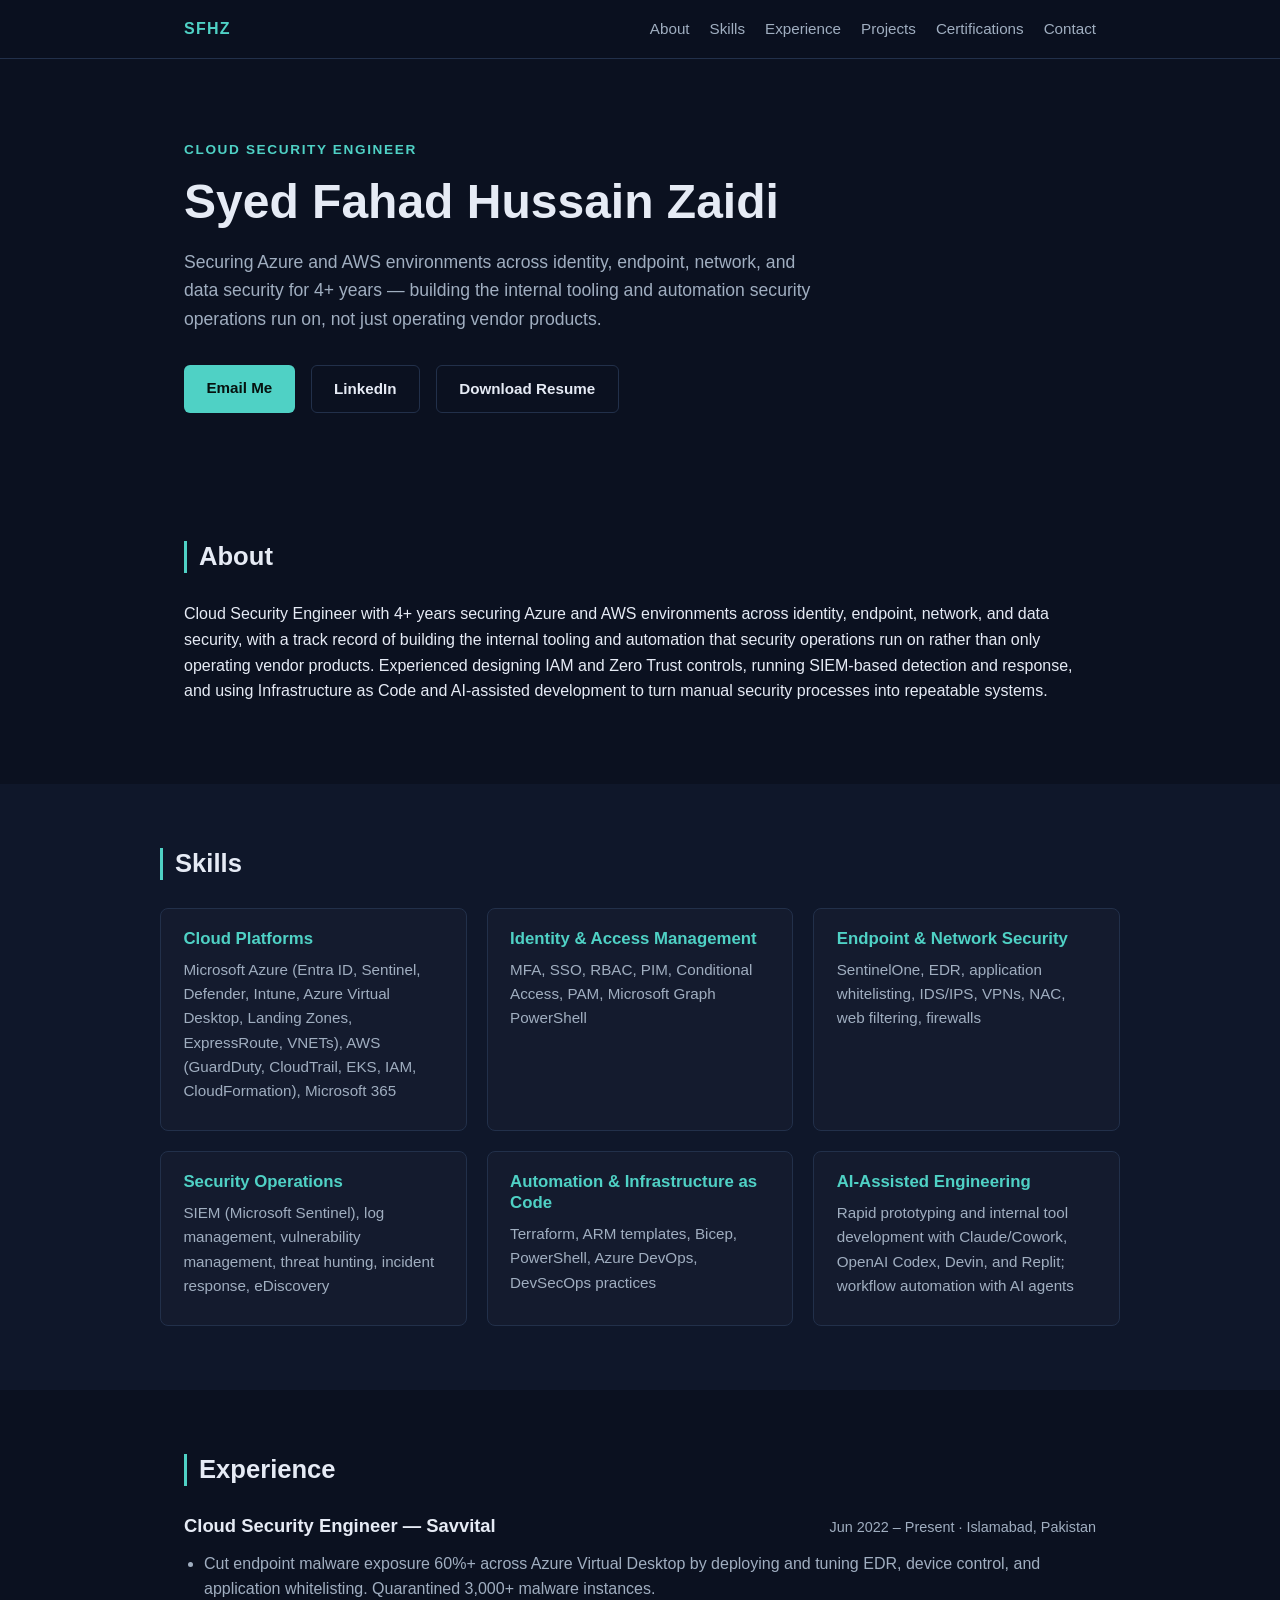
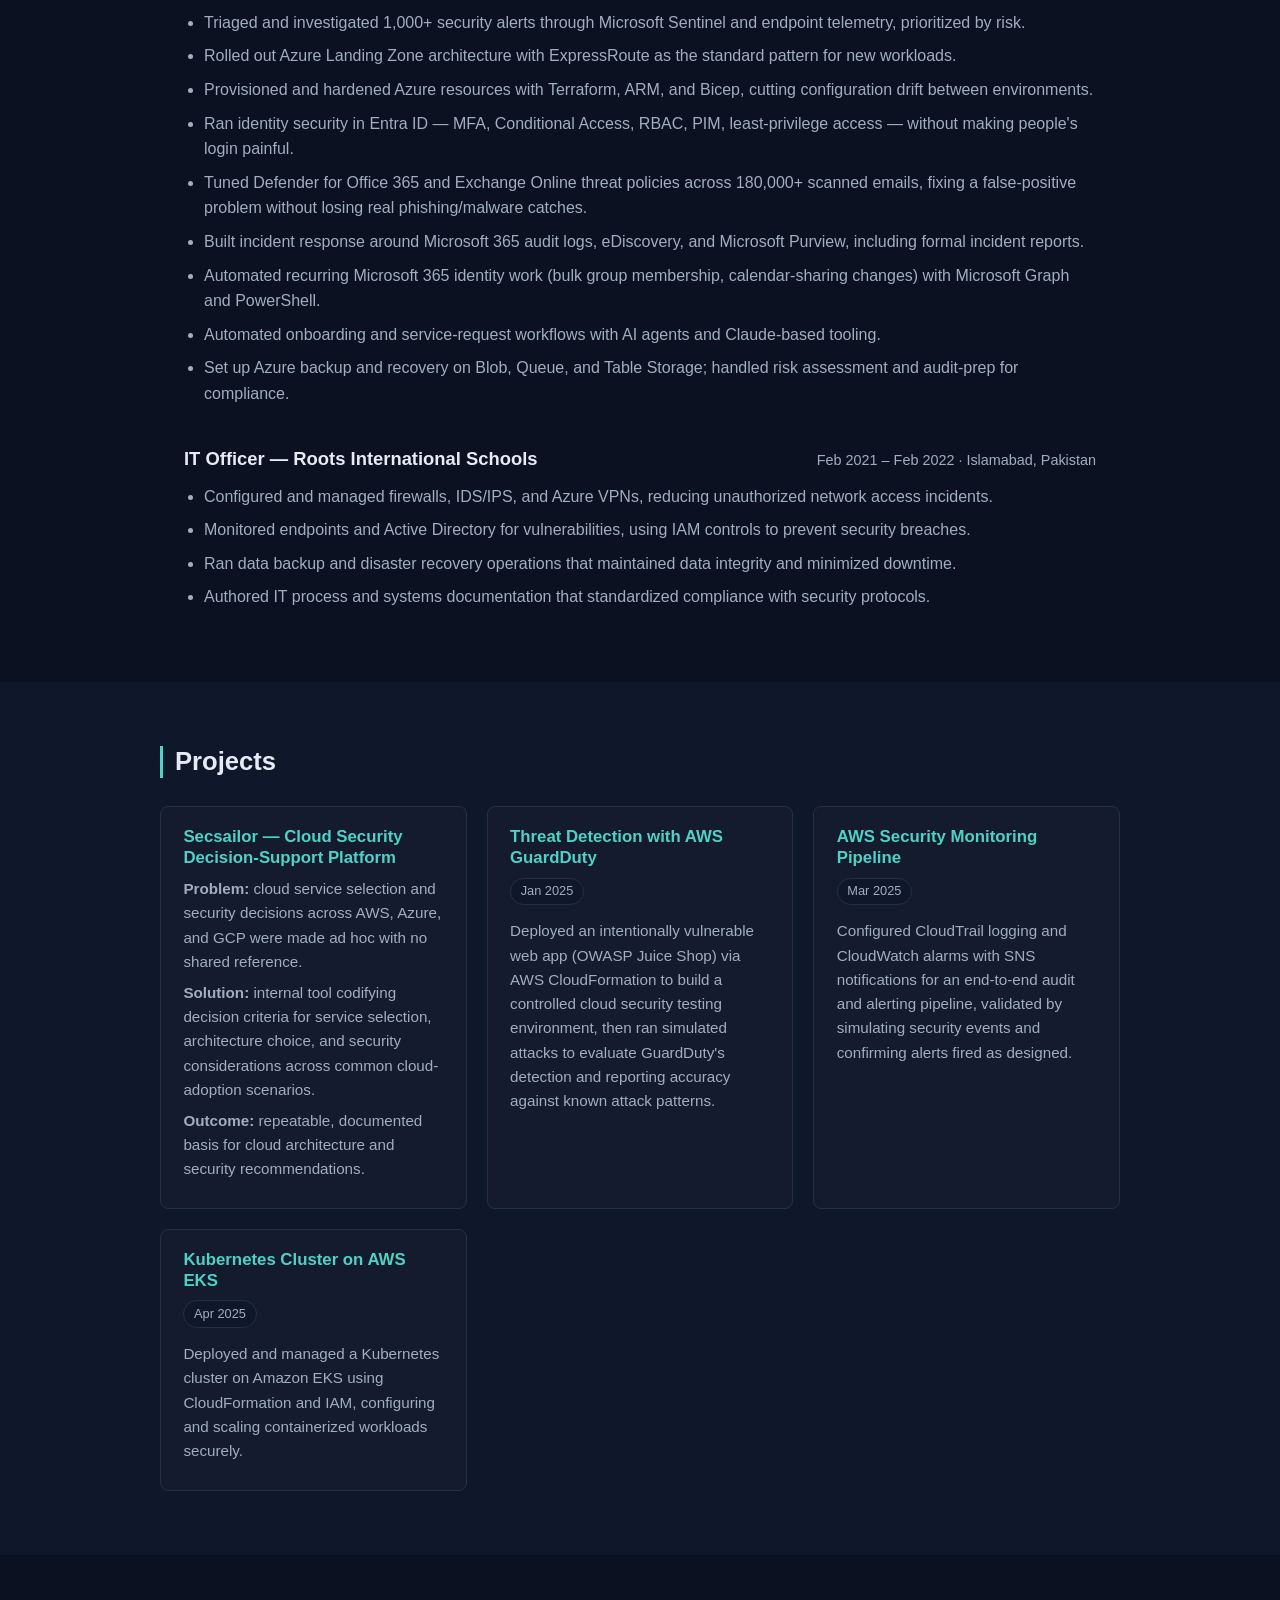
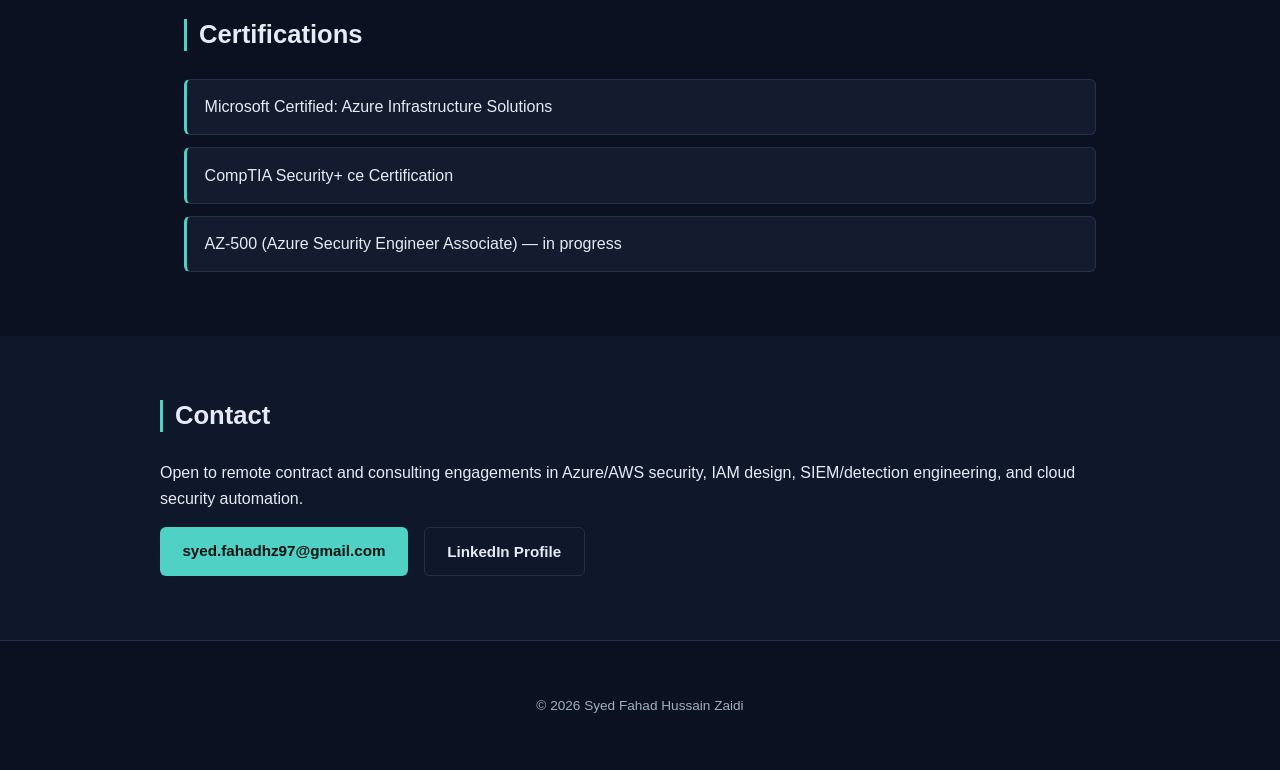
<file: index.html>
<!DOCTYPE html>
<html lang="en">
<head>
<meta charset="UTF-8">
<meta name="viewport" content="width=device-width, initial-scale=1.0">
<title>Syed Fahad Hussain Zaidi — Cloud Security Engineer</title>
<meta name="description" content="Cloud Security Engineer specializing in Azure and AWS — identity, endpoint, network, and data security, security automation, and IaC.">
<link rel="stylesheet" href="style.css">
</head>
<body>

<header class="nav">
  <div class="nav-inner">
    <span class="nav-logo">SFHZ</span>
    <nav>
      <a href="#about">About</a>
      <a href="#skills">Skills</a>
      <a href="#experience">Experience</a>
      <a href="#projects">Projects</a>
      <a href="#certifications">Certifications</a>
      <a href="#contact">Contact</a>
    </nav>
  </div>
</header>

<main>
  <section class="hero">
    <div class="hero-inner">
      <p class="eyebrow">Cloud Security Engineer</p>
      <h1>Syed Fahad Hussain Zaidi</h1>
      <p class="hero-summary">
        Securing Azure and AWS environments across identity, endpoint, network, and data security for 4+ years —
        building the internal tooling and automation security operations run on, not just operating vendor products.
      </p>
      <div class="hero-links">
        <a class="btn btn-primary" href="mailto:syed.fahadhz97@gmail.com">Email Me</a>
        <a class="btn btn-secondary" href="https://www.linkedin.com/in/syed-fahad-hussain-zaidi-757013162/" target="_blank" rel="noopener">LinkedIn</a>
        <a class="btn btn-secondary" href="Syed_Fahad_Zaidi_Resume_Public.pdf" target="_blank" rel="noopener">Download Resume</a>
      </div>
    </div>
  </section>

  <section id="about" class="section">
    <h2>About</h2>
    <p>
      Cloud Security Engineer with 4+ years securing Azure and AWS environments across identity, endpoint, network,
      and data security, with a track record of building the internal tooling and automation that security
      operations run on rather than only operating vendor products. Experienced designing IAM and Zero Trust
      controls, running SIEM-based detection and response, and using Infrastructure as Code and AI-assisted
      development to turn manual security processes into repeatable systems.
    </p>
  </section>

  <section id="skills" class="section alt">
    <h2>Skills</h2>
    <div class="skills-grid">
      <div class="skill-card">
        <h3>Cloud Platforms</h3>
        <p>Microsoft Azure (Entra ID, Sentinel, Defender, Intune, Azure Virtual Desktop, Landing Zones, ExpressRoute, VNETs), AWS (GuardDuty, CloudTrail, EKS, IAM, CloudFormation), Microsoft 365</p>
      </div>
      <div class="skill-card">
        <h3>Identity &amp; Access Management</h3>
        <p>MFA, SSO, RBAC, PIM, Conditional Access, PAM, Microsoft Graph PowerShell</p>
      </div>
      <div class="skill-card">
        <h3>Endpoint &amp; Network Security</h3>
        <p>SentinelOne, EDR, application whitelisting, IDS/IPS, VPNs, NAC, web filtering, firewalls</p>
      </div>
      <div class="skill-card">
        <h3>Security Operations</h3>
        <p>SIEM (Microsoft Sentinel), log management, vulnerability management, threat hunting, incident response, eDiscovery</p>
      </div>
      <div class="skill-card">
        <h3>Automation &amp; Infrastructure as Code</h3>
        <p>Terraform, ARM templates, Bicep, PowerShell, Azure DevOps, DevSecOps practices</p>
      </div>
      <div class="skill-card">
        <h3>AI-Assisted Engineering</h3>
        <p>Rapid prototyping and internal tool development with Claude/Cowork, OpenAI Codex, Devin, and Replit; workflow automation with AI agents</p>
      </div>
    </div>
  </section>

  <section id="experience" class="section">
    <h2>Experience</h2>

    <div class="job">
      <div class="job-head">
        <h3>Cloud Security Engineer — Savvital</h3>
        <span class="job-date">Jun 2022 – Present · Islamabad, Pakistan</span>
      </div>
      <ul>
        <li>Cut endpoint malware exposure 60%+ across Azure Virtual Desktop by deploying and tuning EDR, device control, and application whitelisting. Quarantined 3,000+ malware instances.</li>
        <li>Triaged and investigated 1,000+ security alerts through Microsoft Sentinel and endpoint telemetry, prioritized by risk.</li>
        <li>Rolled out Azure Landing Zone architecture with ExpressRoute as the standard pattern for new workloads.</li>
        <li>Provisioned and hardened Azure resources with Terraform, ARM, and Bicep, cutting configuration drift between environments.</li>
        <li>Ran identity security in Entra ID — MFA, Conditional Access, RBAC, PIM, least-privilege access — without making people's login painful.</li>
        <li>Tuned Defender for Office 365 and Exchange Online threat policies across 180,000+ scanned emails, fixing a false-positive problem without losing real phishing/malware catches.</li>
        <li>Built incident response around Microsoft 365 audit logs, eDiscovery, and Microsoft Purview, including formal incident reports.</li>
        <li>Automated recurring Microsoft 365 identity work (bulk group membership, calendar-sharing changes) with Microsoft Graph and PowerShell.</li>
        <li>Automated onboarding and service-request workflows with AI agents and Claude-based tooling.</li>
        <li>Set up Azure backup and recovery on Blob, Queue, and Table Storage; handled risk assessment and audit-prep for compliance.</li>
      </ul>
    </div>

    <div class="job">
      <div class="job-head">
        <h3>IT Officer — Roots International Schools</h3>
        <span class="job-date">Feb 2021 – Feb 2022 · Islamabad, Pakistan</span>
      </div>
      <ul>
        <li>Configured and managed firewalls, IDS/IPS, and Azure VPNs, reducing unauthorized network access incidents.</li>
        <li>Monitored endpoints and Active Directory for vulnerabilities, using IAM controls to prevent security breaches.</li>
        <li>Ran data backup and disaster recovery operations that maintained data integrity and minimized downtime.</li>
        <li>Authored IT process and systems documentation that standardized compliance with security protocols.</li>
      </ul>
    </div>
  </section>

  <section id="projects" class="section alt">
    <h2>Projects</h2>
    <div class="projects-grid">
      <div class="project-card">
        <h3>Secsailor — Cloud Security Decision-Support Platform</h3>
        <p><strong>Problem:</strong> cloud service selection and security decisions across AWS, Azure, and GCP were made ad hoc with no shared reference.</p>
        <p><strong>Solution:</strong> internal tool codifying decision criteria for service selection, architecture choice, and security considerations across common cloud-adoption scenarios.</p>
        <p><strong>Outcome:</strong> repeatable, documented basis for cloud architecture and security recommendations.</p>
      </div>
      <div class="project-card">
        <h3>Threat Detection with AWS GuardDuty</h3>
        <span class="project-date">Jan 2025</span>
        <p>Deployed an intentionally vulnerable web app (OWASP Juice Shop) via AWS CloudFormation to build a controlled cloud security testing environment, then ran simulated attacks to evaluate GuardDuty's detection and reporting accuracy against known attack patterns.</p>
      </div>
      <div class="project-card">
        <h3>AWS Security Monitoring Pipeline</h3>
        <span class="project-date">Mar 2025</span>
        <p>Configured CloudTrail logging and CloudWatch alarms with SNS notifications for an end-to-end audit and alerting pipeline, validated by simulating security events and confirming alerts fired as designed.</p>
      </div>
      <div class="project-card">
        <h3>Kubernetes Cluster on AWS EKS</h3>
        <span class="project-date">Apr 2025</span>
        <p>Deployed and managed a Kubernetes cluster on Amazon EKS using CloudFormation and IAM, configuring and scaling containerized workloads securely.</p>
      </div>
    </div>
  </section>

  <section id="certifications" class="section">
    <h2>Certifications</h2>
    <ul class="cert-list">
      <li>Microsoft Certified: Azure Infrastructure Solutions</li>
      <li>CompTIA Security+ ce Certification</li>
      <li>AZ-500 (Azure Security Engineer Associate) — in progress</li>
    </ul>
  </section>

  <section id="contact" class="section alt">
    <h2>Contact</h2>
    <p>Open to remote contract and consulting engagements in Azure/AWS security, IAM design, SIEM/detection engineering, and cloud security automation.</p>
    <div class="hero-links">
      <a class="btn btn-primary" href="mailto:syed.fahadhz97@gmail.com">syed.fahadhz97@gmail.com</a>
      <a class="btn btn-secondary" href="https://www.linkedin.com/in/syed-fahad-hussain-zaidi-757013162/" target="_blank" rel="noopener">LinkedIn Profile</a>
    </div>
  </section>
</main>

<footer>
  <p>&copy; <span id="year"></span> Syed Fahad Hussain Zaidi</p>
</footer>

<script src="script.js"></script>
</body>
</html>
</file>
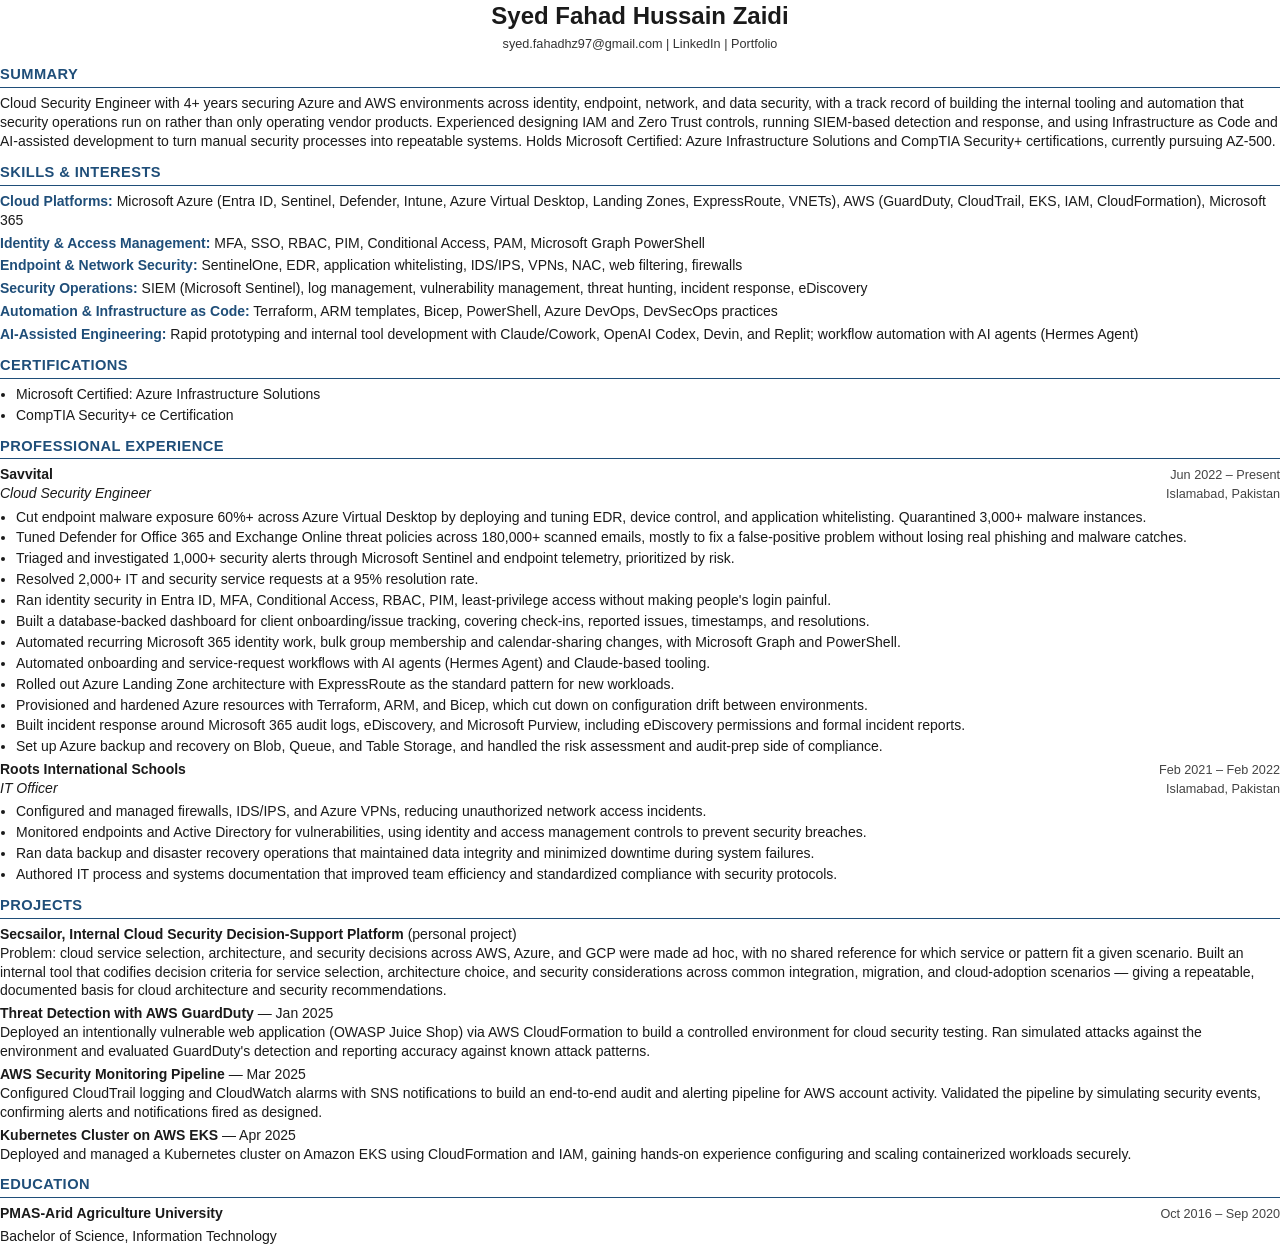
<file: resume-source.html>
<!DOCTYPE html>
<html lang="en">
<head>
<meta charset="UTF-8">
<title>Syed Fahad Hussain Zaidi — Resume</title>
<style>
  @page { size: A4; margin: 18mm 16mm; }
  * { box-sizing: border-box; }
  body {
    font-family: Calibri, "Segoe UI", Arial, sans-serif;
    color: #1a1a1a;
    font-size: 10.5pt;
    line-height: 1.35;
    margin: 0;
  }
  .header { text-align: center; margin-bottom: 10px; }
  .header h1 { font-size: 18pt; margin: 0 0 4px; }
  .header .contact { font-size: 9.5pt; color: #333; }
  .header .contact a { color: #333; text-decoration: none; }
  h2.section {
    font-size: 11pt;
    text-transform: uppercase;
    letter-spacing: 0.03em;
    color: #1f4e79;
    border-bottom: 1px solid #1f4e79;
    margin: 12px 0 6px;
    padding-bottom: 2px;
  }
  p { margin: 4px 0; }
  ul { margin: 4px 0; padding-left: 16px; }
  li { margin-bottom: 2px; }
  .row { display: flex; justify-content: space-between; align-items: baseline; }
  .role { font-style: italic; }
  .date { font-size: 9.5pt; color: #444; white-space: nowrap; }
  .skill-line strong { color: #1f4e79; }
</style>
</head>
<body>

<div class="header">
  <h1>Syed Fahad Hussain Zaidi</h1>
  <div class="contact">
    <a href="mailto:syed.fahadhz97@gmail.com">syed.fahadhz97@gmail.com</a> |
    <a href="https://www.linkedin.com/in/syed-fahad-hussain-zaidi-757013162/">LinkedIn</a> |
    Portfolio
  </div>
</div>

<h2 class="section">Summary</h2>
<p>Cloud Security Engineer with 4+ years securing Azure and AWS environments across identity, endpoint, network, and
data security, with a track record of building the internal tooling and automation that security operations run on
rather than only operating vendor products. Experienced designing IAM and Zero Trust controls, running SIEM-based
detection and response, and using Infrastructure as Code and AI-assisted development to turn manual security
processes into repeatable systems. Holds Microsoft Certified: Azure Infrastructure Solutions and CompTIA Security+
certifications, currently pursuing AZ-500.</p>

<h2 class="section">Skills &amp; Interests</h2>
<p class="skill-line"><strong>Cloud Platforms:</strong> Microsoft Azure (Entra ID, Sentinel, Defender, Intune, Azure Virtual Desktop, Landing Zones, ExpressRoute, VNETs), AWS (GuardDuty, CloudTrail, EKS, IAM, CloudFormation), Microsoft 365</p>
<p class="skill-line"><strong>Identity &amp; Access Management:</strong> MFA, SSO, RBAC, PIM, Conditional Access, PAM, Microsoft Graph PowerShell</p>
<p class="skill-line"><strong>Endpoint &amp; Network Security:</strong> SentinelOne, EDR, application whitelisting, IDS/IPS, VPNs, NAC, web filtering, firewalls</p>
<p class="skill-line"><strong>Security Operations:</strong> SIEM (Microsoft Sentinel), log management, vulnerability management, threat hunting, incident response, eDiscovery</p>
<p class="skill-line"><strong>Automation &amp; Infrastructure as Code:</strong> Terraform, ARM templates, Bicep, PowerShell, Azure DevOps, DevSecOps practices</p>
<p class="skill-line"><strong>AI-Assisted Engineering:</strong> Rapid prototyping and internal tool development with Claude/Cowork, OpenAI Codex, Devin, and Replit; workflow automation with AI agents (Hermes Agent)</p>

<h2 class="section">Certifications</h2>
<ul>
  <li>Microsoft Certified: Azure Infrastructure Solutions</li>
  <li>CompTIA Security+ ce Certification</li>
</ul>

<h2 class="section">Professional Experience</h2>

<div class="row">
  <strong>Savvital</strong>
  <span class="date">Jun 2022 – Present</span>
</div>
<div class="row">
  <span class="role">Cloud Security Engineer</span>
  <span class="date">Islamabad, Pakistan</span>
</div>
<ul>
  <li>Cut endpoint malware exposure 60%+ across Azure Virtual Desktop by deploying and tuning EDR, device control, and application whitelisting. Quarantined 3,000+ malware instances.</li>
  <li>Tuned Defender for Office 365 and Exchange Online threat policies across 180,000+ scanned emails, mostly to fix a false-positive problem without losing real phishing and malware catches.</li>
  <li>Triaged and investigated 1,000+ security alerts through Microsoft Sentinel and endpoint telemetry, prioritized by risk.</li>
  <li>Resolved 2,000+ IT and security service requests at a 95% resolution rate.</li>
  <li>Ran identity security in Entra ID, MFA, Conditional Access, RBAC, PIM, least-privilege access without making people's login painful.</li>
  <li>Built a database-backed dashboard for client onboarding/issue tracking, covering check-ins, reported issues, timestamps, and resolutions.</li>
  <li>Automated recurring Microsoft 365 identity work, bulk group membership and calendar-sharing changes, with Microsoft Graph and PowerShell.</li>
  <li>Automated onboarding and service-request workflows with AI agents (Hermes Agent) and Claude-based tooling.</li>
  <li>Rolled out Azure Landing Zone architecture with ExpressRoute as the standard pattern for new workloads.</li>
  <li>Provisioned and hardened Azure resources with Terraform, ARM, and Bicep, which cut down on configuration drift between environments.</li>
  <li>Built incident response around Microsoft 365 audit logs, eDiscovery, and Microsoft Purview, including eDiscovery permissions and formal incident reports.</li>
  <li>Set up Azure backup and recovery on Blob, Queue, and Table Storage, and handled the risk assessment and audit-prep side of compliance.</li>
</ul>

<div class="row">
  <strong>Roots International Schools</strong>
  <span class="date">Feb 2021 – Feb 2022</span>
</div>
<div class="row">
  <span class="role">IT Officer</span>
  <span class="date">Islamabad, Pakistan</span>
</div>
<ul>
  <li>Configured and managed firewalls, IDS/IPS, and Azure VPNs, reducing unauthorized network access incidents.</li>
  <li>Monitored endpoints and Active Directory for vulnerabilities, using identity and access management controls to prevent security breaches.</li>
  <li>Ran data backup and disaster recovery operations that maintained data integrity and minimized downtime during system failures.</li>
  <li>Authored IT process and systems documentation that improved team efficiency and standardized compliance with security protocols.</li>
</ul>

<h2 class="section">Projects</h2>

<p><strong>Secsailor, Internal Cloud Security Decision-Support Platform</strong> (personal project)<br>
Problem: cloud service selection, architecture, and security decisions across AWS, Azure, and GCP were made ad hoc,
with no shared reference for which service or pattern fit a given scenario. Built an internal tool that codifies
decision criteria for service selection, architecture choice, and security considerations across common
integration, migration, and cloud-adoption scenarios — giving a repeatable, documented basis for cloud architecture
and security recommendations.</p>

<p><strong>Threat Detection with AWS GuardDuty</strong> — Jan 2025<br>
Deployed an intentionally vulnerable web application (OWASP Juice Shop) via AWS CloudFormation to build a
controlled environment for cloud security testing. Ran simulated attacks against the environment and evaluated
GuardDuty's detection and reporting accuracy against known attack patterns.</p>

<p><strong>AWS Security Monitoring Pipeline</strong> — Mar 2025<br>
Configured CloudTrail logging and CloudWatch alarms with SNS notifications to build an end-to-end audit and
alerting pipeline for AWS account activity. Validated the pipeline by simulating security events, confirming
alerts and notifications fired as designed.</p>

<p><strong>Kubernetes Cluster on AWS EKS</strong> — Apr 2025<br>
Deployed and managed a Kubernetes cluster on Amazon EKS using CloudFormation and IAM, gaining hands-on experience
configuring and scaling containerized workloads securely.</p>

<h2 class="section">Education</h2>
<div class="row">
  <strong>PMAS-Arid Agriculture University</strong>
  <span class="date">Oct 2016 – Sep 2020</span>
</div>
<p>Bachelor of Science, Information Technology</p>

</body>
</html>
</file>
<file: style.css>
:root {
  --bg: #0b1120;
  --bg-alt: #0f172a;
  --surface: #141b2e;
  --border: #22304a;
  --text: #e6ebf5;
  --text-muted: #a0aec0;
  --accent: #4fd1c5;
  --accent-strong: #2dd4bf;
  --max-width: 960px;
}

* { box-sizing: border-box; }

html { scroll-behavior: smooth; }

body {
  margin: 0;
  background: var(--bg);
  color: var(--text);
  font-family: -apple-system, BlinkMacSystemFont, "Segoe UI", Roboto, Helvetica, Arial, sans-serif;
  line-height: 1.6;
}

a { color: var(--accent); text-decoration: none; }
a:hover { text-decoration: underline; }

h1, h2, h3 { line-height: 1.25; margin-top: 0; }

.nav {
  position: sticky;
  top: 0;
  z-index: 10;
  background: rgba(11, 17, 32, 0.9);
  backdrop-filter: blur(8px);
  border-bottom: 1px solid var(--border);
}

.nav-inner {
  max-width: var(--max-width);
  margin: 0 auto;
  padding: 1rem 1.5rem;
  display: flex;
  align-items: center;
  justify-content: space-between;
  flex-wrap: wrap;
  gap: 0.75rem;
}

.nav-logo {
  font-weight: 700;
  letter-spacing: 0.08em;
  color: var(--accent);
}

.nav nav {
  display: flex;
  gap: 1.25rem;
  flex-wrap: wrap;
}

.nav a {
  color: var(--text-muted);
  font-size: 0.95rem;
}

.nav a:hover { color: var(--text); text-decoration: none; }

.hero {
  max-width: var(--max-width);
  margin: 0 auto;
  padding: 5rem 1.5rem 4rem;
}

.eyebrow {
  color: var(--accent);
  text-transform: uppercase;
  letter-spacing: 0.12em;
  font-size: 0.85rem;
  font-weight: 600;
  margin: 0 0 0.75rem;
}

.hero h1 {
  font-size: clamp(2rem, 5vw, 3rem);
  margin: 0 0 1rem;
}

.hero-summary {
  color: var(--text-muted);
  font-size: 1.1rem;
  max-width: 640px;
  margin: 0 0 2rem;
}

.hero-links, .contact .hero-links {
  display: flex;
  gap: 1rem;
  flex-wrap: wrap;
}

.btn {
  display: inline-block;
  padding: 0.7rem 1.4rem;
  border-radius: 6px;
  font-weight: 600;
  font-size: 0.95rem;
}

.btn:hover { text-decoration: none; }

.btn-primary {
  background: var(--accent);
  color: #06120f;
}
.btn-primary:hover { background: var(--accent-strong); }

.btn-secondary {
  background: transparent;
  color: var(--text);
  border: 1px solid var(--border);
}
.btn-secondary:hover { border-color: var(--accent); color: var(--accent); }

.section {
  max-width: var(--max-width);
  margin: 0 auto;
  padding: 4rem 1.5rem;
}

.section.alt { background: var(--bg-alt); max-width: none; }
.section.alt > * { max-width: var(--max-width); margin-left: auto; margin-right: auto; }

.section h2 {
  font-size: 1.6rem;
  margin-bottom: 1.75rem;
  border-left: 3px solid var(--accent);
  padding-left: 0.75rem;
}

.skills-grid, .projects-grid {
  display: grid;
  grid-template-columns: repeat(auto-fit, minmax(260px, 1fr));
  gap: 1.25rem;
}

.skill-card, .project-card {
  background: var(--surface);
  border: 1px solid var(--border);
  border-radius: 8px;
  padding: 1.25rem 1.4rem;
}

.skill-card h3, .project-card h3 {
  font-size: 1.05rem;
  color: var(--accent);
  margin-bottom: 0.5rem;
}

.skill-card p, .project-card p {
  color: var(--text-muted);
  font-size: 0.95rem;
  margin: 0.4rem 0;
}

.project-date {
  display: inline-block;
  font-size: 0.8rem;
  color: var(--text-muted);
  background: var(--bg-alt);
  border: 1px solid var(--border);
  border-radius: 999px;
  padding: 0.15rem 0.6rem;
  margin-bottom: 0.5rem;
}

.job { margin-bottom: 2.5rem; }
.job:last-child { margin-bottom: 0; }

.job-head {
  display: flex;
  justify-content: space-between;
  align-items: baseline;
  flex-wrap: wrap;
  gap: 0.4rem;
  margin-bottom: 0.75rem;
}

.job-head h3 { font-size: 1.15rem; margin: 0; }

.job-date {
  color: var(--text-muted);
  font-size: 0.9rem;
  white-space: nowrap;
}

.job ul { margin: 0; padding-left: 1.25rem; color: var(--text-muted); }
.job li { margin-bottom: 0.5rem; }

.cert-list {
  list-style: none;
  padding: 0;
  margin: 0;
  display: flex;
  flex-direction: column;
  gap: 0.75rem;
}

.cert-list li {
  background: var(--surface);
  border: 1px solid var(--border);
  border-left: 3px solid var(--accent);
  border-radius: 6px;
  padding: 0.9rem 1.1rem;
}

footer {
  text-align: center;
  color: var(--text-muted);
  font-size: 0.85rem;
  padding: 2.5rem 1.5rem;
  border-top: 1px solid var(--border);
}

@media (max-width: 600px) {
  .nav-inner { flex-direction: column; align-items: flex-start; }
}
</file>
